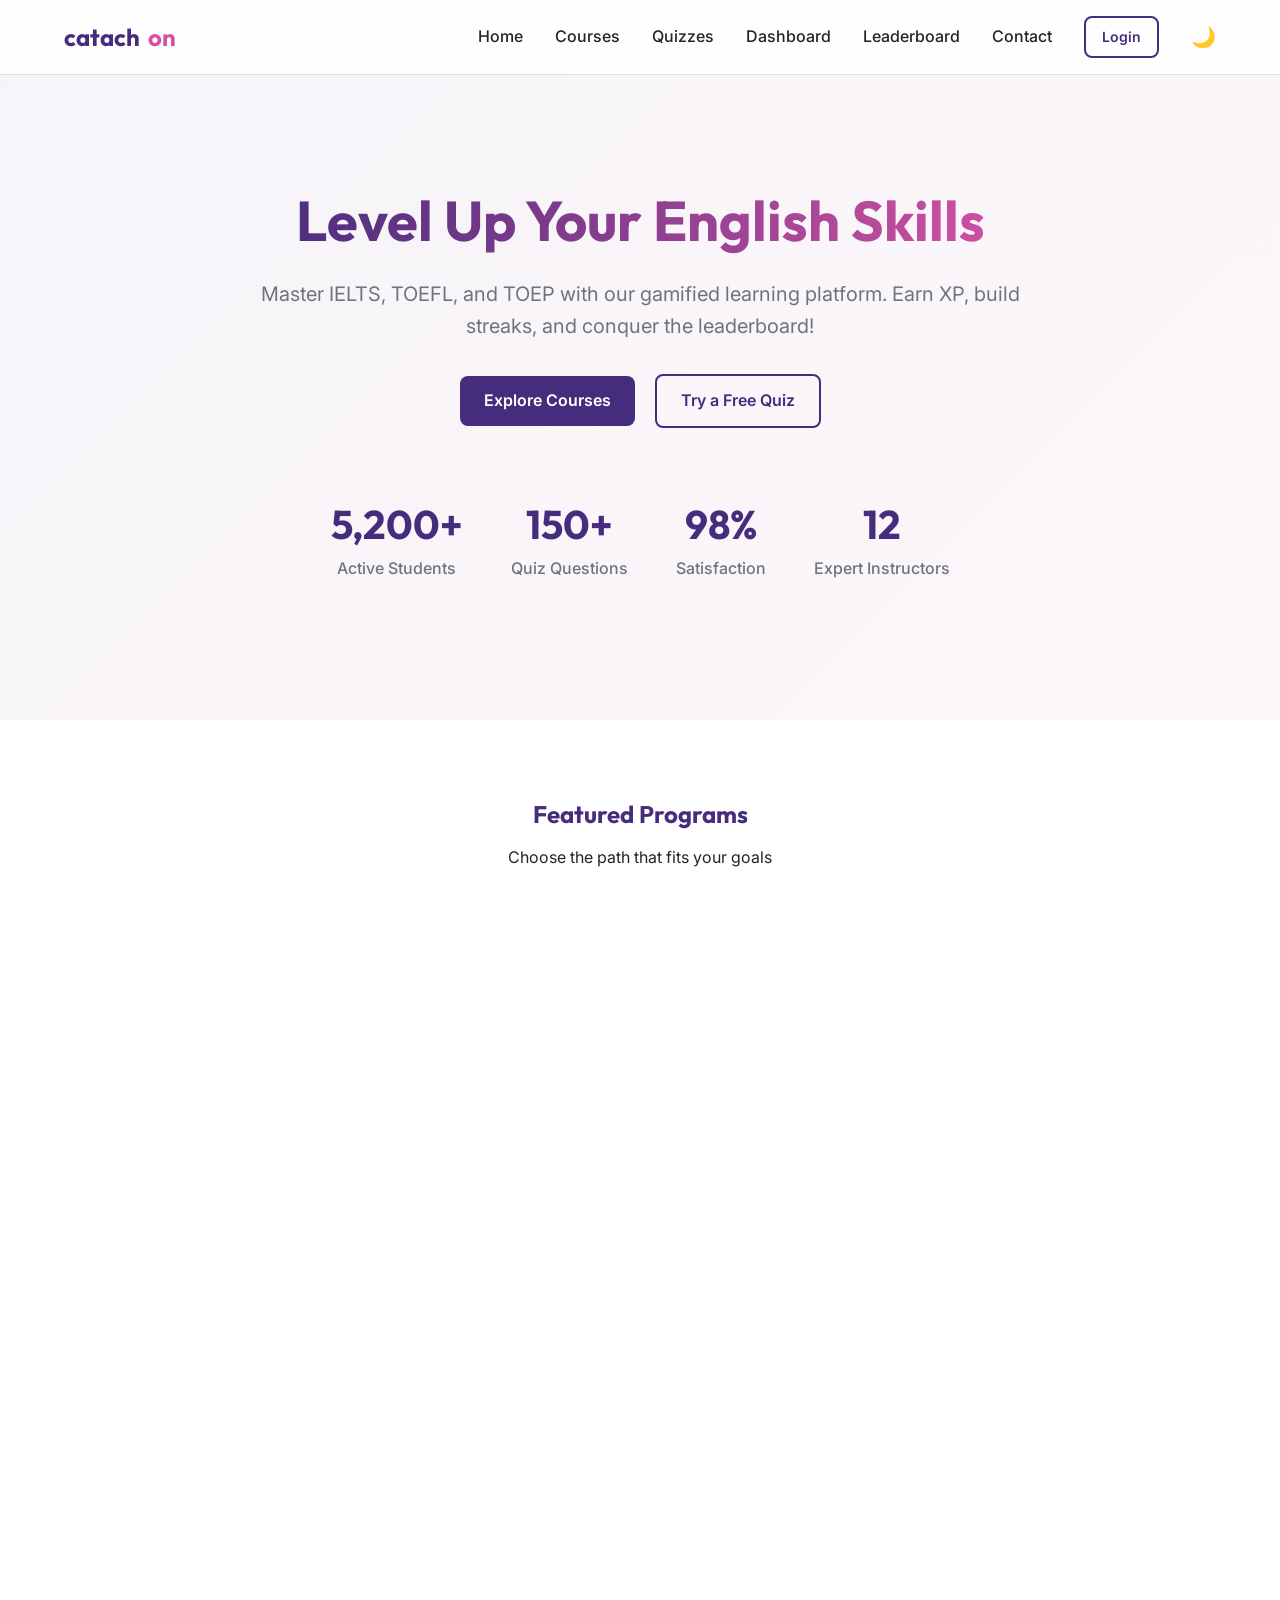
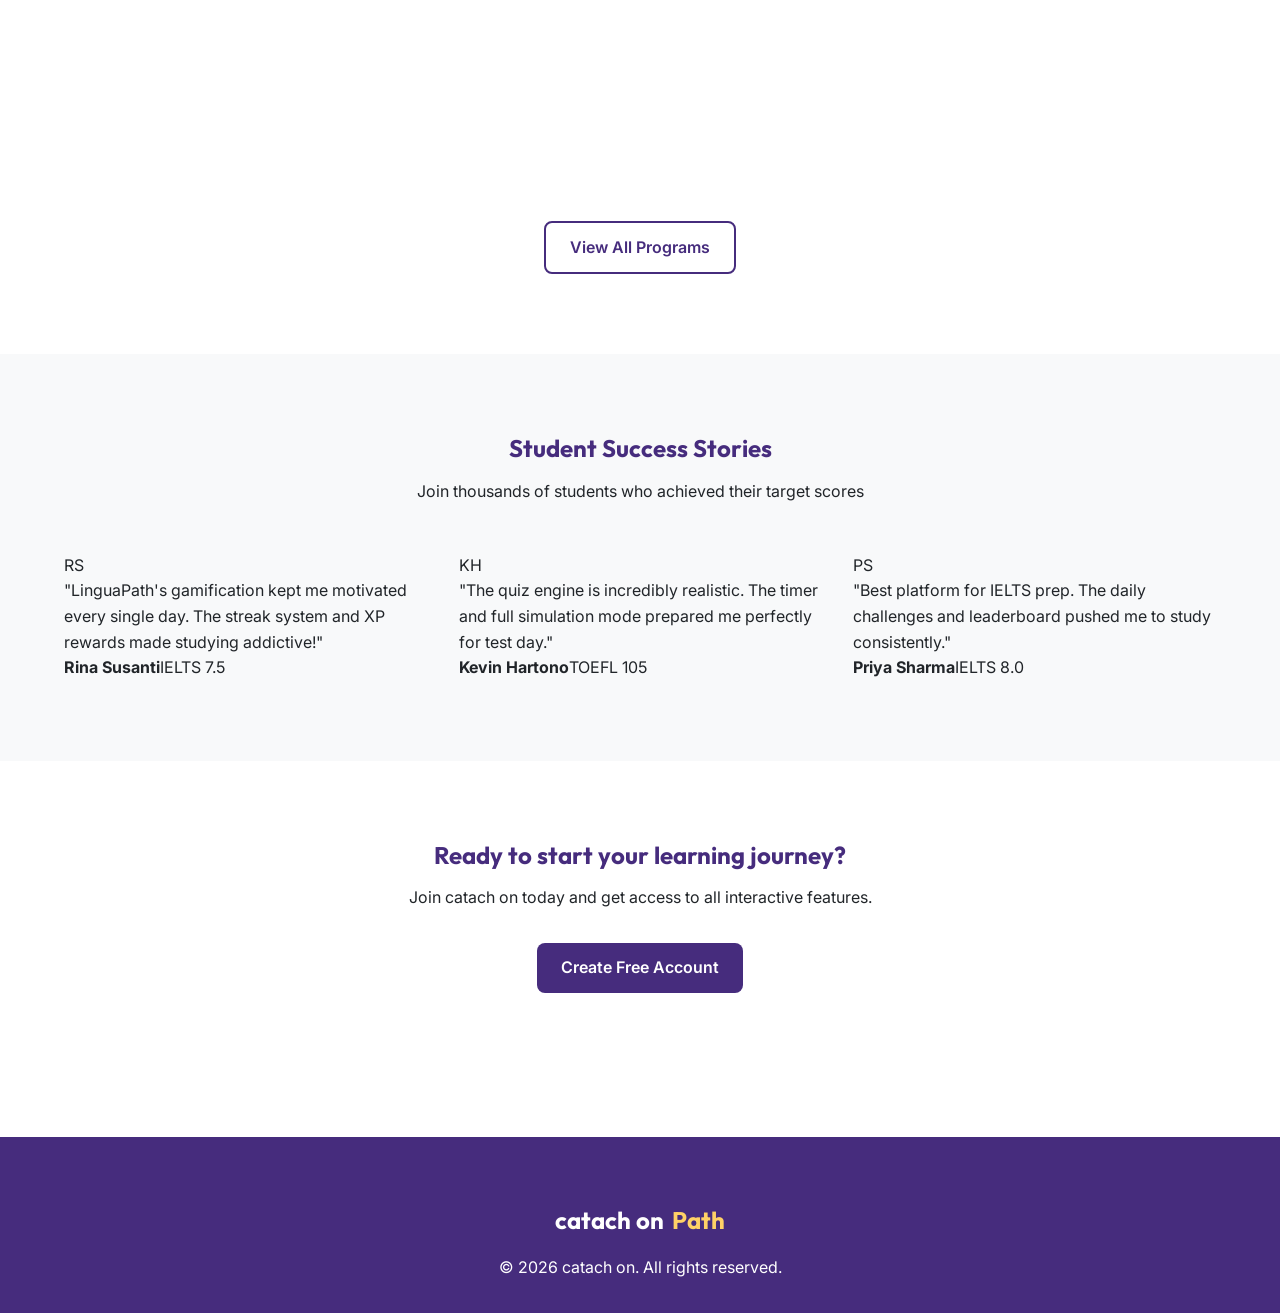
<file: index.html>
<!DOCTYPE html>
<html lang="en" data-theme="light">
<head>
    <meta charset="UTF-8">
    <meta name="viewport" content="width=device-width, initial-scale=1.0">
    <title>catach on - Master English through Gamification</title>
    <link href="https://fonts.googleapis.com/css2?family=Inter:wght@400;500;600&family=Outfit:wght@600;700;800&display=swap" rel="stylesheet">
    <link rel="stylesheet" href="css/style.css">
    <link rel="stylesheet" href="css/animations.css">
</head>
<body>
    <nav class="navbar">
        <div class="container">
            <a href="index.html" class="logo">catach <span>on</span></a>
            <div class="nav-menu" id="nav-menu">
                <a href="index.html" class="nav-link">Home</a>
                <a href="courses.html" class="nav-link">Courses</a>
                <a href="quiz.html" class="nav-link">Quizzes</a>
                <a href="progress.html" class="nav-link">Dashboard</a>
                <a href="leaderboard.html" class="nav-link">Leaderboard</a>
                <a href="contact.html" class="nav-link">Contact</a>
                <a href="login.html" class="btn btn-outline btn-sm">Login</a>
                <button class="theme-toggle" id="theme-toggle">🌙</button>
            </div>
            <button class="btn btn-outline btn-sm hidden" id="menu-toggle">Menu</button>
        </div>
    </nav>

    <header class="hero">
        <div class="container">
            <div class="hero-content">
                <h1 class="hero-title animate-fade-down">Level Up Your English Skills</h1>
                <p class="hero-subtitle animate-fade-up delay-1">Master IELTS, TOEFL, and TOEP with our gamified learning platform. Earn XP, build streaks, and conquer the leaderboard!</p>
                <div class="hero-actions animate-fade-up delay-2">
                    <a href="courses.html" class="btn btn-primary" style="margin-right: 1rem;">Explore Courses</a>
                    <a href="quiz.html" class="btn btn-outline">Try a Free Quiz</a>
                </div>
            </div>
            <div id="hero-stats" class="hero-stats animate-fade-up delay-3"></div>
        </div>
    </header>

    <section class="section">
        <div class="container">
            <div class="text-center" style="margin-bottom: 3rem;">
                <h2 class="reveal">Featured Programs</h2>
                <p class="reveal">Choose the path that fits your goals</p>
            </div>
            <div id="featured-courses" class="grid"></div>
            <div class="text-center" style="margin-top: 3rem;">
                <a href="courses.html" class="btn btn-outline reveal">View All Programs</a>
            </div>
        </div>
    </section>

    <section class="section" style="background: var(--bg-secondary);">
        <div class="container">
            <div class="text-center" style="margin-bottom: 3rem;">
                <h2 class="reveal">Student Success Stories</h2>
                <p class="reveal">Join thousands of students who achieved their target scores</p>
            </div>
            <div class="grid" id="testimonials-track"></div>
        </div>
    </section>

    <section class="section">
        <div class="container text-center">
            <h2 class="reveal">Ready to start your learning journey?</h2>
            <p class="reveal" style="margin-bottom: 2rem;">Join catach on today and get access to all interactive features.</p>
            <a href="login.html" class="btn btn-primary btn-lg reveal">Create Free Account</a>
        </div>
    </section>

    <footer class="footer">
        <div class="container text-center">
            <a href="index.html" class="logo" style="justify-content: center; margin-bottom: 1rem; color: white;">catach on<span style="color: #FFD166;">Path</span></a>
            <p>&copy; 2026 catach on. All rights reserved.</p>
        </div>
    </footer>

    <div id="toast-container"></div>

    <script src="js/data.js"></script>
    <script src="js/gamification.js"></script>
    <script src="js/app.js"></script>
</body>
</html>
</file>
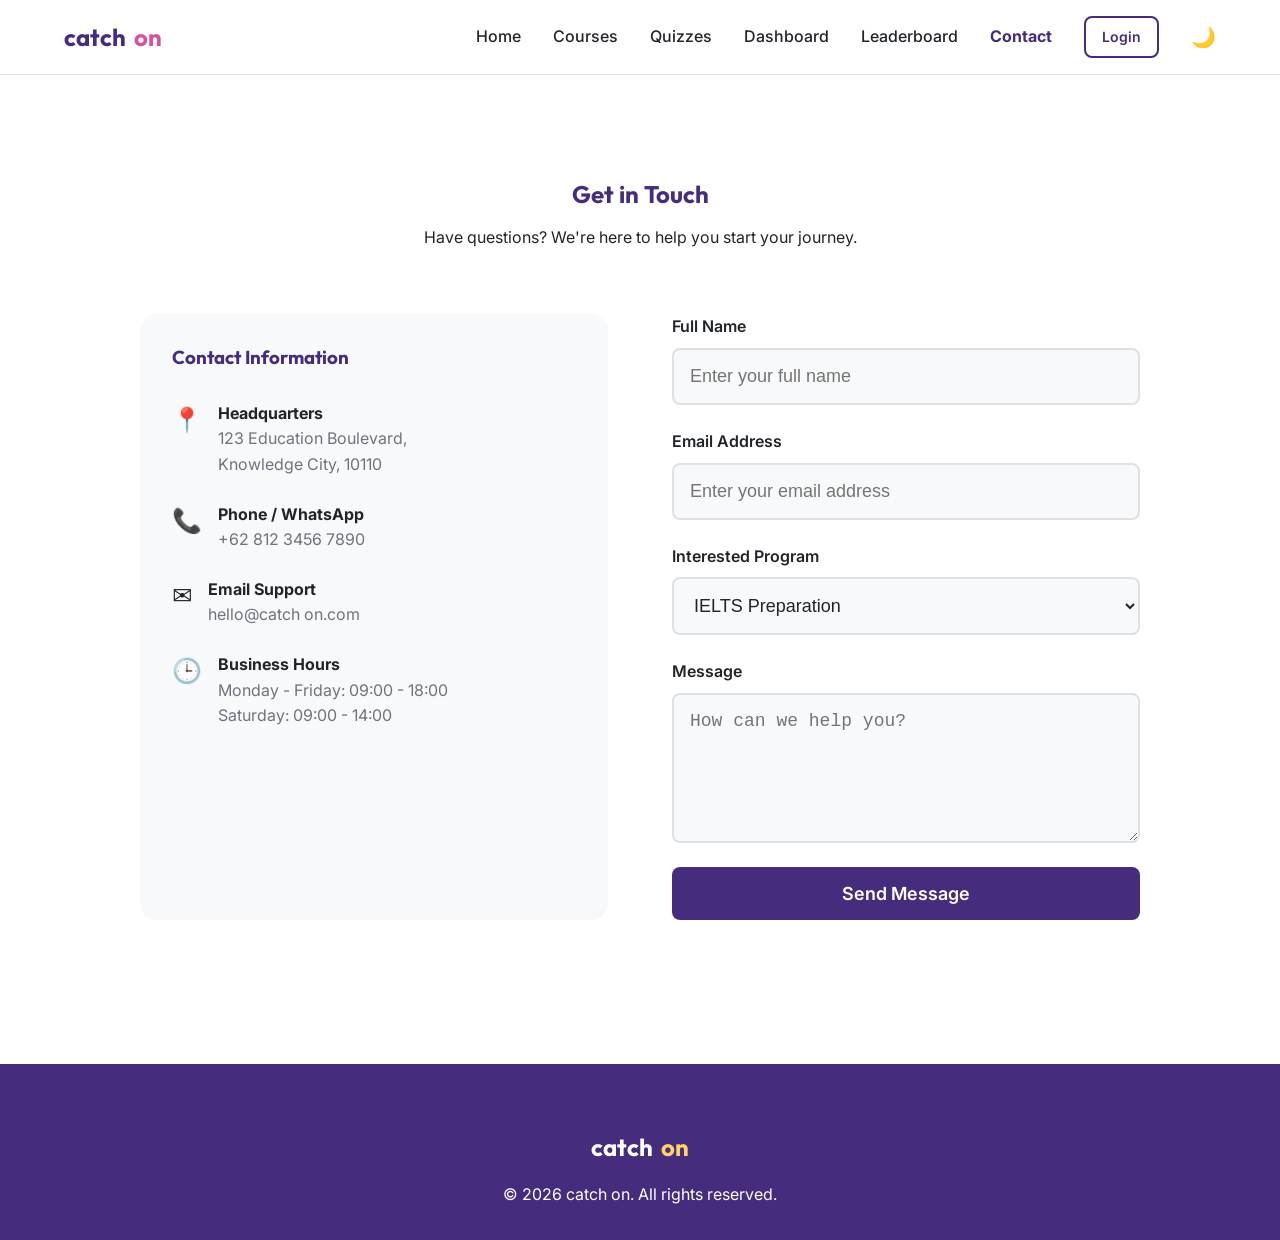
<file: contact.html>
<!DOCTYPE html>
<html lang="en" data-theme="light">
<head>
    <meta charset="UTF-8">
    <meta name="viewport" content="width=device-width, initial-scale=1.0">
    <title>Contact Us - catch on</title>
    <link href="https://fonts.googleapis.com/css2?family=Inter:wght@400;500;600&family=Outfit:wght@600;700;800&display=swap" rel="stylesheet">
    <link rel="stylesheet" href="css/style.css">
    <link rel="stylesheet" href="css/animations.css">
    <style>
        .contact-grid { display: grid; grid-template-columns: 1fr 1fr; gap: 4rem; max-width: 1000px; margin: 0 auto; }
        .contact-info { padding: 2rem; background: var(--bg-secondary); border-radius: var(--radius-lg); }
        .info-item { display: flex; gap: 1rem; margin-bottom: 1.5rem; align-items: flex-start; }
        .info-icon { font-size: 1.5rem; }
        .contact-form { display: flex; flex-direction: column; gap: 1.5rem; }
        .form-group { display: flex; flex-direction: column; gap: 0.5rem; }
        .form-label { font-weight: 600; }
        textarea.fill-input { min-height: 150px; resize: vertical; }
        @media (max-width: 768px) { .contact-grid { grid-template-columns: 1fr; } }
    </style>
</head>
<body>
    <nav class="navbar">
        <div class="container">
            <a href="index.html" class="logo">catch<span>on</span></a>
            <div class="nav-menu" id="nav-menu">
                <a href="index.html" class="nav-link">Home</a>
                <a href="courses.html" class="nav-link">Courses</a>
                <a href="quiz.html" class="nav-link">Quizzes</a>
                <a href="progress.html" class="nav-link">Dashboard</a>
                <a href="leaderboard.html" class="nav-link">Leaderboard</a>
                <a href="contact.html" class="nav-link" style="color: var(--primary); font-weight: 700;">Contact</a>
                <a href="login.html" class="btn btn-outline btn-sm">Login</a>
                <button class="theme-toggle" id="theme-toggle">🌙</button>
            </div>
            <button class="btn btn-outline btn-sm hidden" id="menu-toggle">Menu</button>
        </div>
    </nav>

    <div style="padding-top: 100px;"></div>

    <section class="section">
        <div class="container">
            <div class="text-center" style="margin-bottom: 4rem;">
                <h1 class="reveal">Get in Touch</h1>
                <p class="reveal">Have questions? We're here to help you start your journey.</p>
            </div>
            
            <div class="contact-grid">
                <div class="contact-info reveal animate-slide-left">
                    <h3 style="margin-bottom: 2rem;">Contact Information</h3>
                    <div class="info-item">
                        <div class="info-icon">📍</div>
                        <div>
                            <strong>Headquarters</strong>
                            <p style="color: var(--text-secondary);">123 Education Boulevard,<br>Knowledge City, 10110</p>
                        </div>
                    </div>
                    <div class="info-item">
                        <div class="info-icon">📞</div>
                        <div>
                            <strong>Phone / WhatsApp</strong>
                            <p style="color: var(--text-secondary);">+62 812 3456 7890</p>
                        </div>
                    </div>
                    <div class="info-item">
                        <div class="info-icon">✉️</div>
                        <div>
                            <strong>Email Support</strong>
                            <p style="color: var(--text-secondary);">hello@catch on.com</p>
                        </div>
                    </div>
                    <div class="info-item">
                        <div class="info-icon">🕒</div>
                        <div>
                            <strong>Business Hours</strong>
                            <p style="color: var(--text-secondary);">Monday - Friday: 09:00 - 18:00<br>Saturday: 09:00 - 14:00</p>
                        </div>
                    </div>
                </div>

                <div class="reveal animate-slide-right">
                    <form class="contact-form" onsubmit="event.preventDefault(); Gamification.showToast('Message sent successfully! We will get back to you soon.', 'success'); this.reset();">
                        <div class="form-group">
                            <label class="form-label">Full Name</label>
                            <input type="text" class="fill-input" placeholder="Enter your full name" required>
                        </div>
                        <div class="form-group">
                            <label class="form-label">Email Address</label>
                            <input type="email" class="fill-input" placeholder="Enter your email address" required>
                        </div>
                        <div class="form-group">
                            <label class="form-label">Interested Program</label>
                            <select class="fill-input">
                                <option>IELTS Preparation</option>
                                <option>TOEFL iBT</option>
                                <option>TOEFL ITP</option>
                                <option>TOEP</option>
                                <option>General Inquiry</option>
                            </select>
                        </div>
                        <div class="form-group">
                            <label class="form-label">Message</label>
                            <textarea class="fill-input" placeholder="How can we help you?" required></textarea>
                        </div>
                        <button type="submit" class="btn btn-primary" style="padding: 1rem; font-size: 1.125rem;">Send Message</button>
                    </form>
                </div>
            </div>
        </div>
    </section>

    <footer class="footer">
        <div class="container text-center">
            <a href="index.html" class="logo" style="justify-content: center; margin-bottom: 1rem; color: white;">catch<span style="color: #FFD166;">on</span></a>
            <p>&copy; 2026 catch on. All rights reserved.</p>
        </div>
    </footer>

    <div id="toast-container"></div>

    <script src="js/data.js"></script>
    <script src="js/gamification.js"></script>
    <script src="js/app.js"></script>
</body>
</html>
</file>
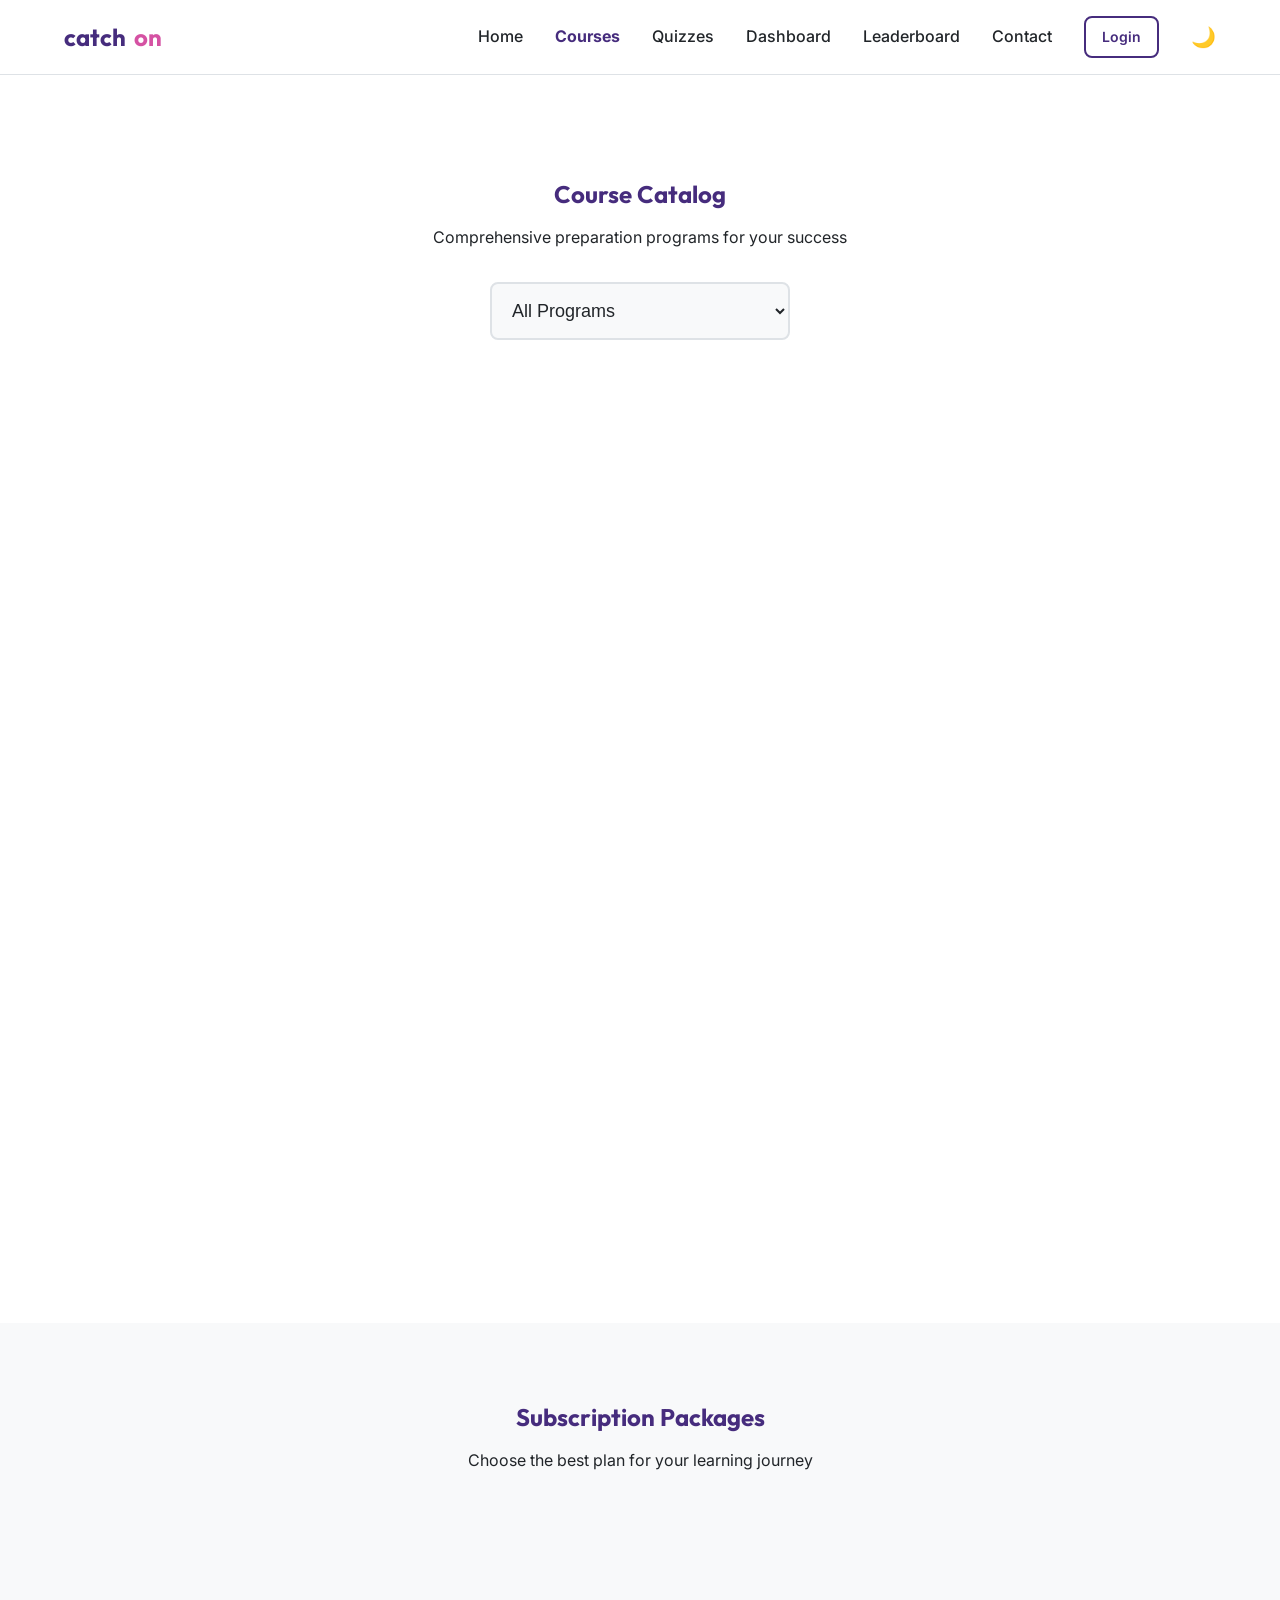
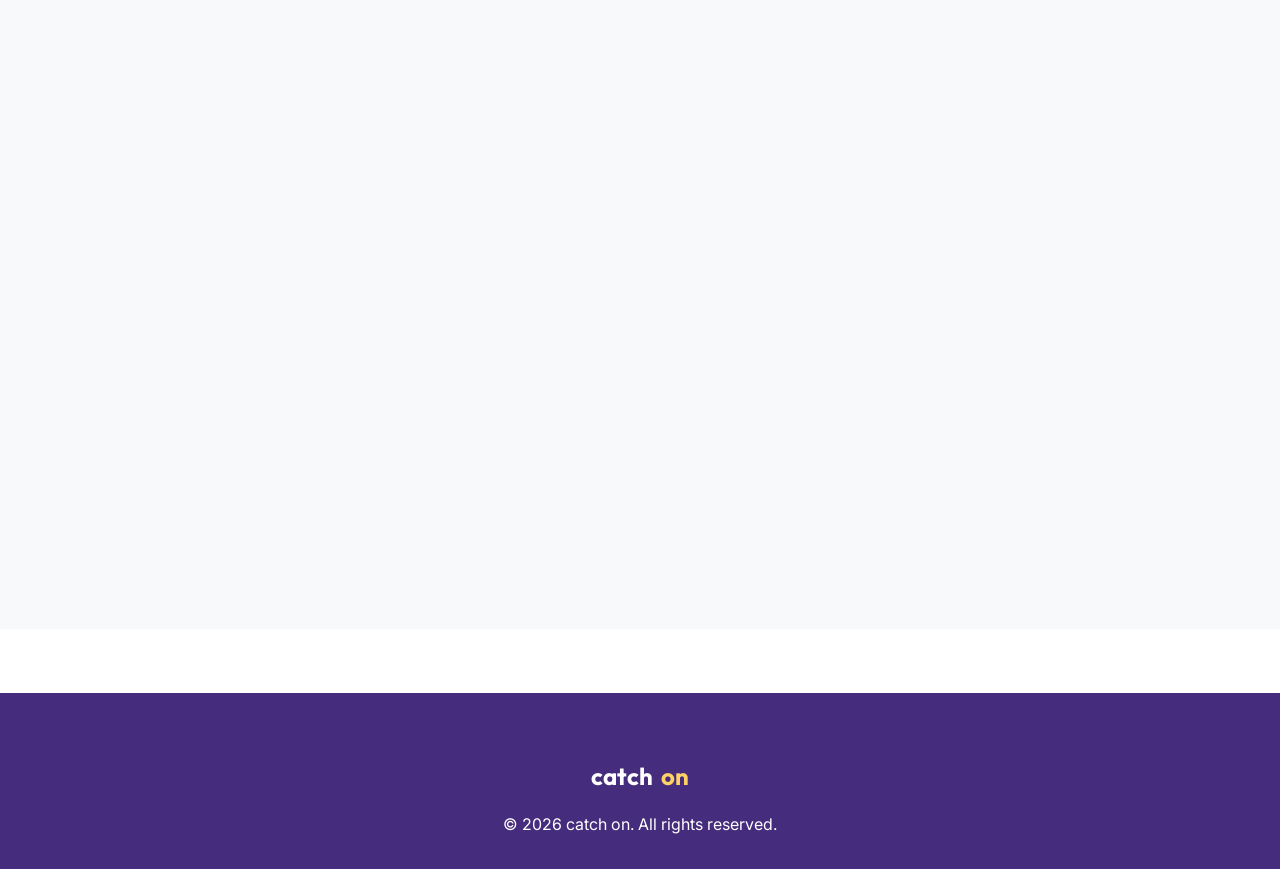
<file: courses.html>
<!DOCTYPE html>
<html lang="en" data-theme="light">
<head>
    <meta charset="UTF-8">
    <meta name="viewport" content="width=device-width, initial-scale=1.0">
    <title>Courses & Packages - catch on</title>
    <link href="https://fonts.googleapis.com/css2?family=Inter:wght@400;500;600&family=Outfit:wght@600;700;800&display=swap" rel="stylesheet">
    <link rel="stylesheet" href="css/style.css">
    <link rel="stylesheet" href="css/animations.css">
</head>
<body>
    <nav class="navbar">
        <div class="container">
            <a href="index.html" class="logo">catch<span>on</span></a>
            <div class="nav-menu" id="nav-menu">
                <a href="index.html" class="nav-link">Home</a>
                <a href="courses.html" class="nav-link" style="color: var(--primary); font-weight: 700;">Courses</a>
                <a href="quiz.html" class="nav-link">Quizzes</a>
                <a href="progress.html" class="nav-link">Dashboard</a>
                <a href="leaderboard.html" class="nav-link">Leaderboard</a>
                <a href="contact.html" class="nav-link">Contact</a>
                <a href="login.html" class="btn btn-outline btn-sm">Login</a>
                <button class="theme-toggle" id="theme-toggle">🌙</button>
            </div>
            <button class="btn btn-outline btn-sm hidden" id="menu-toggle">Menu</button>
        </div>
    </nav>

    <div style="padding-top: 100px;"></div>

    <section class="section">
        <div class="container">
            <div class="text-center" style="margin-bottom: 3rem;">
                <h1 class="reveal">Course Catalog</h1>
                <p class="reveal">Comprehensive preparation programs for your success</p>
                <div class="reveal" style="margin-top: 2rem;">
                    <select id="course-filter" class="fill-input" style="max-width: 300px; display: inline-block;" onchange="App.renderCourses()">
                        <option value="all">All Programs</option>
                        <option value="IELTS">IELTS</option>
                        <option value="TOEFL">TOEFL</option>
                        <option value="TOEP">TOEP</option>
                        <option value="General">General English</option>
                    </select>
                </div>
            </div>
            <div id="courses-grid" class="grid"></div>
        </div>
    </section>

    <section class="section" style="background: var(--bg-secondary);">
        <div class="container">
            <div class="text-center" style="margin-bottom: 4rem;">
                <h2 class="reveal">Subscription Packages</h2>
                <p class="reveal">Choose the best plan for your learning journey</p>
            </div>
            <div id="pricing-grid" class="grid" style="align-items: center;"></div>
        </div>
    </section>

    <footer class="footer">
        <div class="container text-center">
            <a href="index.html" class="logo" style="justify-content: center; margin-bottom: 1rem; color: white;">catch<span style="color: #FFD166;">on</span></a>
            <p>&copy; 2026 catch on. All rights reserved.</p>
        </div>
    </footer>

    <div id="toast-container"></div>

    <script src="js/data.js"></script>
    <script src="js/gamification.js"></script>
    <script src="js/app.js"></script>
</body>
</html>
</file>
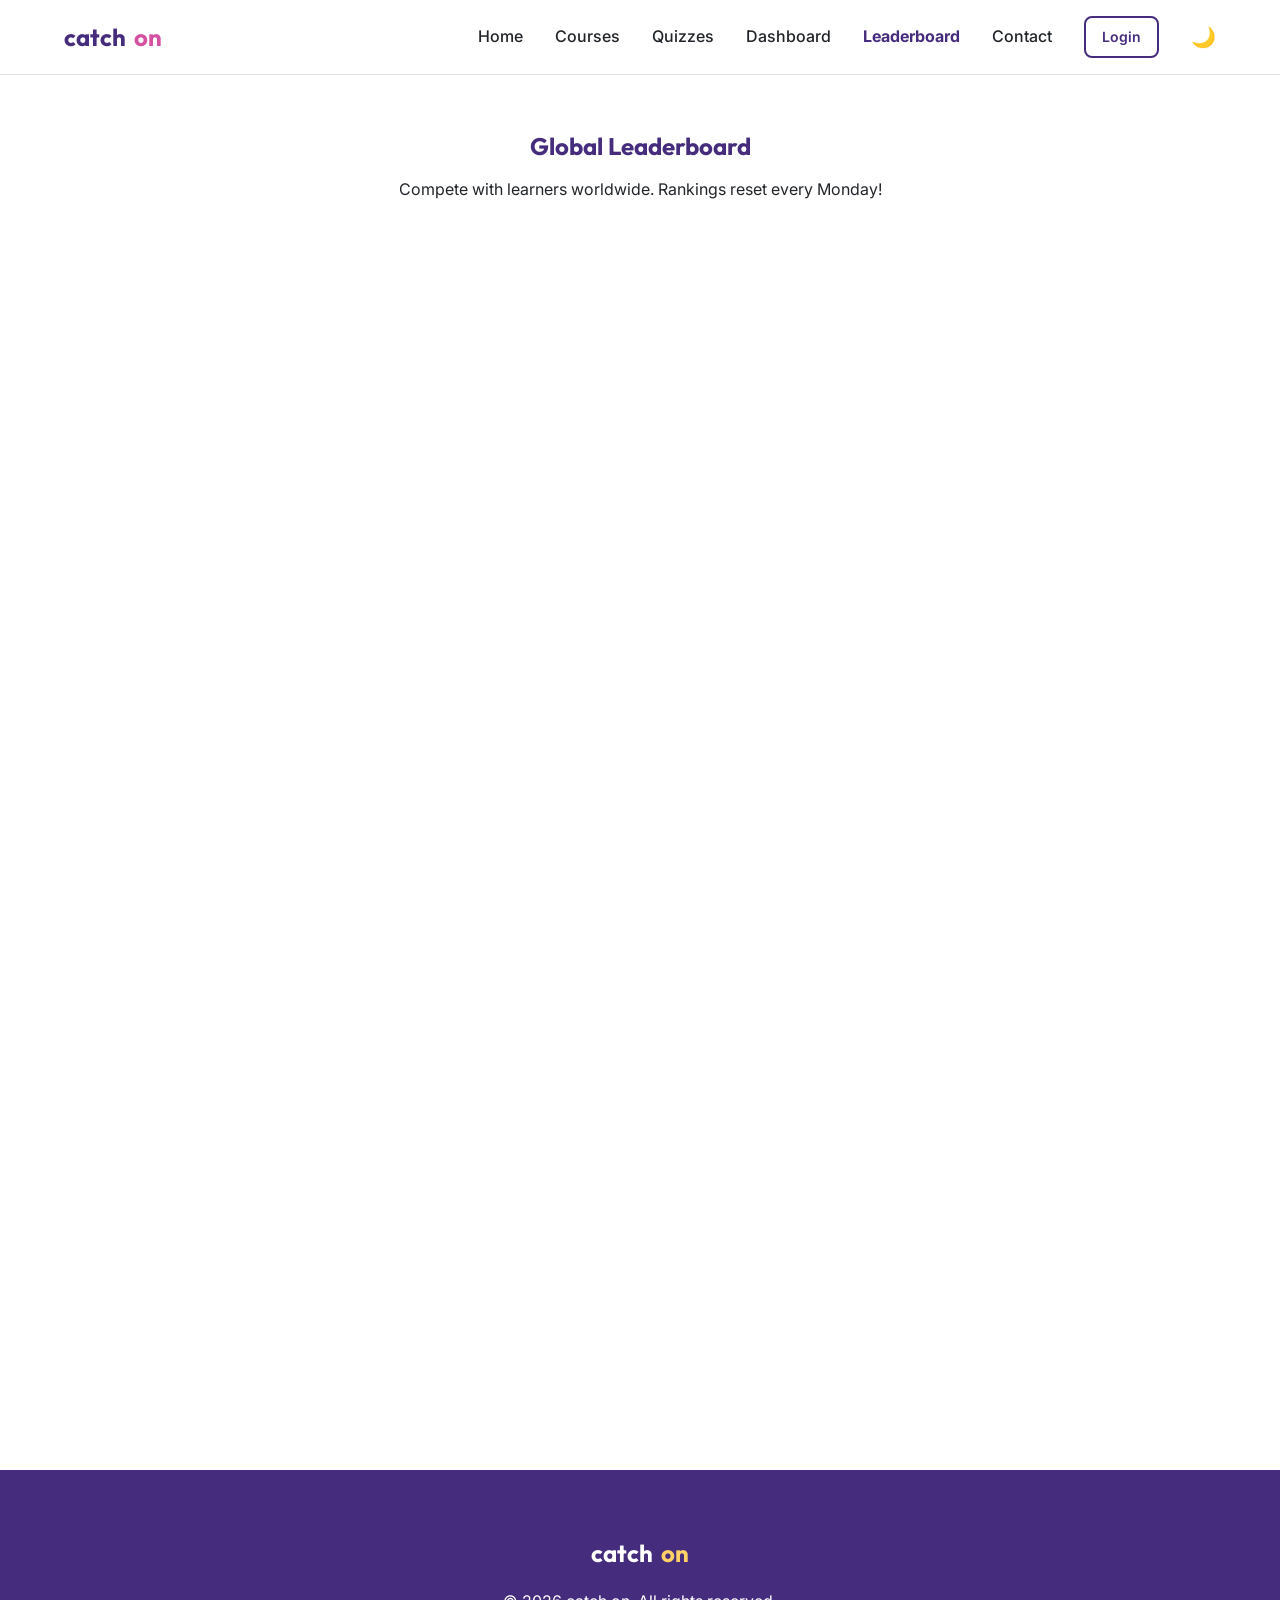
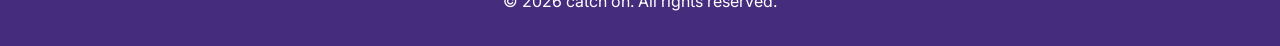
<file: leaderboard.html>
<!DOCTYPE html>
<html lang="en" data-theme="light">
<head>
    <meta charset="UTF-8">
    <meta name="viewport" content="width=device-width, initial-scale=1.0">
    <title>Global Leaderboard - catch on</title>
    <link href="https://fonts.googleapis.com/css2?family=Inter:wght@400;500;600&family=Outfit:wght@600;700;800&display=swap" rel="stylesheet">
    <link rel="stylesheet" href="css/style.css">
    <link rel="stylesheet" href="css/animations.css">
</head>
<body>
    <nav class="navbar">
        <div class="container">
            <a href="index.html" class="logo">catch<span>on</span></a>
            <div class="nav-menu" id="nav-menu">
                <a href="index.html" class="nav-link">Home</a>
                <a href="courses.html" class="nav-link">Courses</a>
                <a href="quiz.html" class="nav-link">Quizzes</a>
                <a href="progress.html" class="nav-link">Dashboard</a>
                <a href="leaderboard.html" class="nav-link" style="color: var(--primary); font-weight: 700;">Leaderboard</a>
                <a href="contact.html" class="nav-link">Contact</a>
                <a href="login.html" class="btn btn-outline btn-sm">Login</a>
                <button class="theme-toggle" id="theme-toggle">🌙</button>
            </div>
            <button class="btn btn-outline btn-sm hidden" id="menu-toggle">Menu</button>
        </div>
    </nav>

    <div style="padding-top: 100px;"></div>

    <section class="section" style="padding-top: 2rem;">
        <div class="container">
            <div class="text-center" style="margin-bottom: 3rem;">
                <h1 class="reveal">Global Leaderboard</h1>
                <p class="reveal">Compete with learners worldwide. Rankings reset every Monday!</p>
            </div>
            
            <div class="lb-container" id="leaderboard-table"></div>
        </div>
    </section>

    <footer class="footer">
        <div class="container text-center">
            <a href="index.html" class="logo" style="justify-content: center; margin-bottom: 1rem; color: white;">catch<span style="color: #FFD166;">on</span></a>
            <p>&copy; 2026 catch on. All rights reserved.</p>
        </div>
    </footer>

    <div id="toast-container"></div>

    <script src="js/data.js"></script>
    <script src="js/gamification.js"></script>
    <script src="js/app.js"></script>
</body>
</html>
</file>
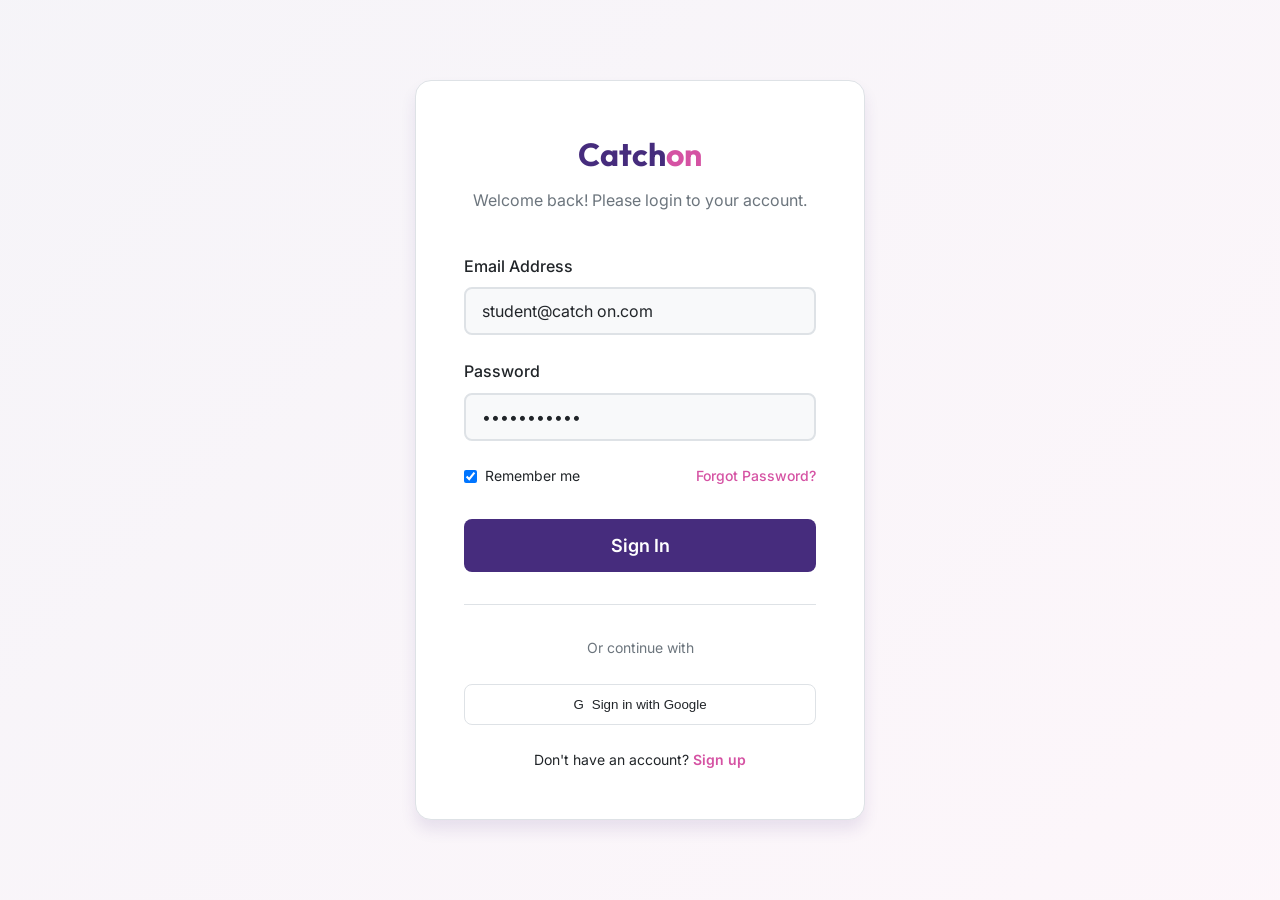
<file: login.html>
<!DOCTYPE html>
<html lang="en" data-theme="light">
<head>
    <meta charset="UTF-8">
    <meta name="viewport" content="width=device-width, initial-scale=1.0">
    <title>Login - catch on</title>
    <link href="https://fonts.googleapis.com/css2?family=Inter:wght@400;500;600&family=Outfit:wght@600;700;800&display=swap" rel="stylesheet">
    <link rel="stylesheet" href="css/style.css">
    <link rel="stylesheet" href="css/animations.css">
    <style>
        .auth-container { min-height: 100vh; display: flex; align-items: center; justify-content: center; background: linear-gradient(135deg, rgba(70, 44, 125, 0.05) 0%, rgba(213, 82, 163, 0.05) 100%); padding: 2rem; }
        .auth-card { background: var(--bg-primary); border-radius: var(--radius-lg); box-shadow: var(--shadow-lg); width: 100%; max-width: 450px; padding: 3rem; border: 1px solid var(--border); }
        .auth-header { text-align: center; margin-bottom: 2.5rem; }
        .auth-logo { font-family: var(--font-heading); font-size: 2rem; font-weight: 700; color: var(--primary); display: inline-block; margin-bottom: 0.5rem; }
        .auth-logo span { color: var(--accent); }
        .form-group { margin-bottom: 1.5rem; }
        .form-label { display: block; margin-bottom: 0.5rem; font-weight: 500; }
        .form-control { width: 100%; padding: 0.75rem 1rem; border: 2px solid var(--border); border-radius: var(--radius-md); font-family: var(--font-body); font-size: 1rem; background: var(--bg-secondary); color: var(--text-primary); transition: border-color 0.3s; }
        .form-control:focus { outline: none; border-color: var(--primary); }
        .auth-actions { display: flex; justify-content: space-between; align-items: center; margin-bottom: 2rem; font-size: 0.875rem; }
        .social-login { margin-top: 2rem; padding-top: 2rem; border-top: 1px solid var(--border); text-align: center; }
        .social-btn { display: flex; align-items: center; justify-content: center; gap: 0.5rem; width: 100%; padding: 0.75rem; border: 1px solid var(--border); border-radius: var(--radius-md); background: var(--bg-primary); color: var(--text-primary); font-weight: 500; cursor: pointer; transition: background 0.3s; margin-bottom: 1rem; }
        .social-btn:hover { background: var(--bg-secondary); }
    </style>
</head>
<body>
    <div class="auth-container">
        <div class="auth-card animate-scale">
            <div class="auth-header">
                <a href="index.html" class="auth-logo">Catch<span>on</span></a>
                <p style="color: var(--text-secondary);">Welcome back! Please login to your account.</p>
            </div>
            
            <form onsubmit="event.preventDefault(); window.location.href='progress.html';">
                <div class="form-group">
                    <label class="form-label">Email Address</label>
                    <input type="email" class="form-control" placeholder="name@example.com" value="student@catch on.com" required>
                </div>
                <div class="form-group">
                    <label class="form-label">Password</label>
                    <input type="password" class="form-control" placeholder="••••••••" value="password123" required>
                </div>
                
                <div class="auth-actions">
                    <label style="display: flex; align-items: center; gap: 0.5rem; cursor: pointer;">
                        <input type="checkbox" checked> Remember me
                    </label>
                    <a href="#" style="font-weight: 500;">Forgot Password?</a>
                </div>
                
                <button type="submit" class="btn btn-primary" style="width: 100%; padding: 1rem; font-size: 1.125rem;">Sign In</button>
            </form>
            
            <div class="social-login">
                <p style="color: var(--text-secondary); margin-bottom: 1.5rem; font-size: 0.875rem;">Or continue with</p>
                <button class="social-btn">
                    <span>G</span> Sign in with Google
                </button>
                <p style="margin-top: 1.5rem; font-size: 0.875rem;">
                    Don't have an account? <a href="#" style="font-weight: 600;">Sign up</a>
                </p>
            </div>
        </div>
    </div>
</body>
</html>
</file>
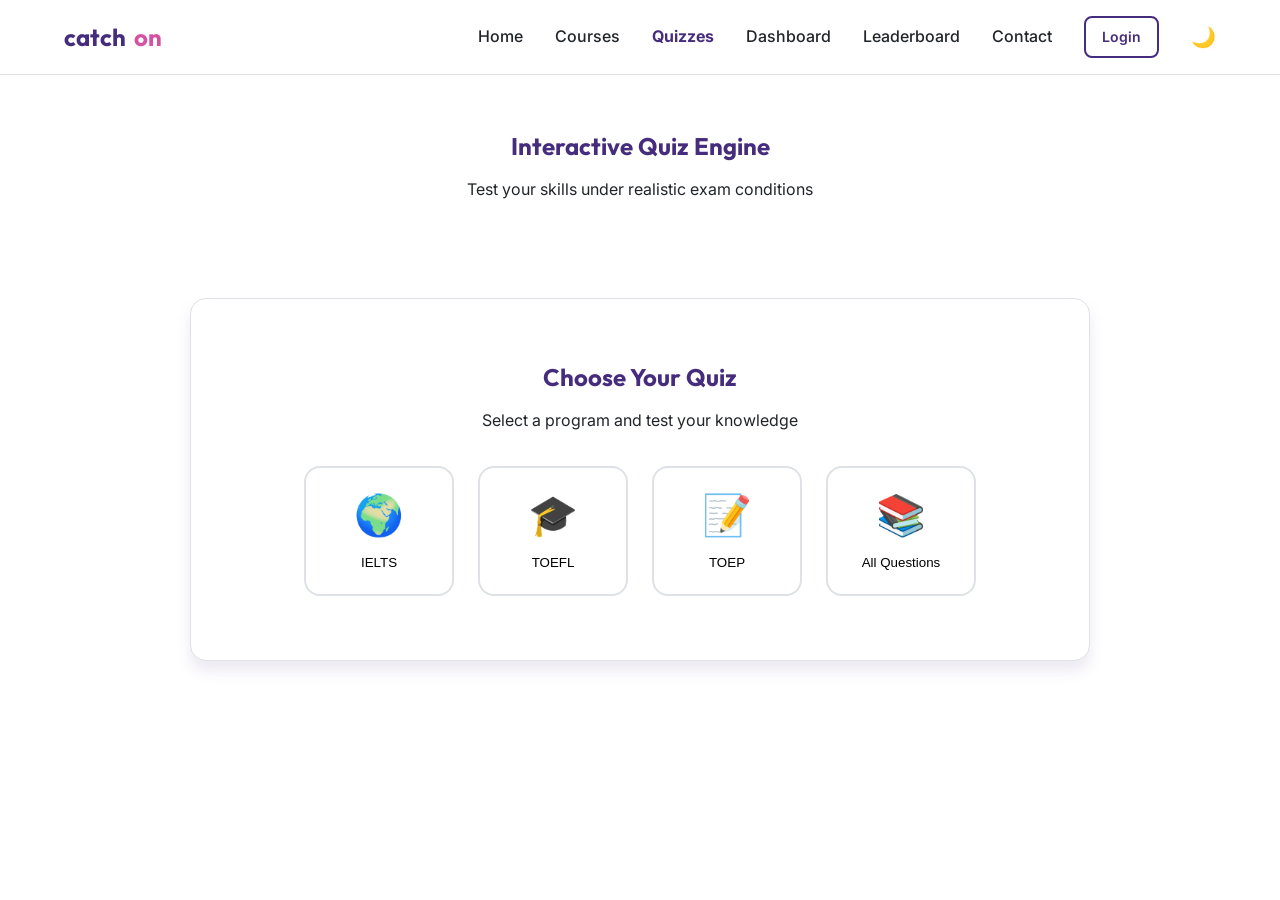
<file: progress.html>
<!DOCTYPE html>
<html lang="en" data-theme="light">
<head>
    <meta charset="UTF-8">
    <meta name="viewport" content="width=device-width, initial-scale=1.0">
    <title>Quiz Engine - catch on</title>
    <link href="https://fonts.googleapis.com/css2?family=Inter:wght@400;500;600&family=Outfit:wght@600;700;800&display=swap" rel="stylesheet">
    <link rel="stylesheet" href="css/style.css">
    <link rel="stylesheet" href="css/animations.css">
</head>
<body>
    <nav class="navbar">
        <div class="container">
            <a href="index.html" class="logo">catch<span>on</span></a>
            <div class="nav-menu" id="nav-menu">
                <a href="index.html" class="nav-link">Home</a>
                <a href="courses.html" class="nav-link">Courses</a>
                <a href="quiz.html" class="nav-link" style="color: var(--primary); font-weight: 700;">Quizzes</a>
                <a href="progress.html" class="nav-link">Dashboard</a>
                <a href="leaderboard.html" class="nav-link">Leaderboard</a>
                <a href="contact.html" class="nav-link">Contact</a>
                <a href="login.html" class="btn btn-outline btn-sm">Login</a>
                <button class="theme-toggle" id="theme-toggle">🌙</button>
            </div>
            <button class="btn btn-outline btn-sm hidden" id="menu-toggle">Menu</button>
        </div>
    </nav>

    <div style="padding-top: 100px;"></div>

    <section class="section" style="padding-top: 2rem;">
        <div class="container">
            <div class="text-center" style="margin-bottom: 2rem;">
                <h1 class="reveal">Interactive Quiz Engine</h1>
                <p class="reveal">Test your skills under realistic exam conditions</p>
            </div>
            
            <div id="quiz-container" class="quiz-container reveal">
                <!-- Quiz Engine Content will be injected here by app.js / quiz-engine.js -->
            </div>
        </div>
    </section>

    <div id="toast-container"></div>

    <script src="js/data.js"></script>
    <script src="js/gamification.js"></script>
    <script src="js/quiz-engine.js"></script>
    <script src="js/app.js"></script>
</body>
</html>
</file>
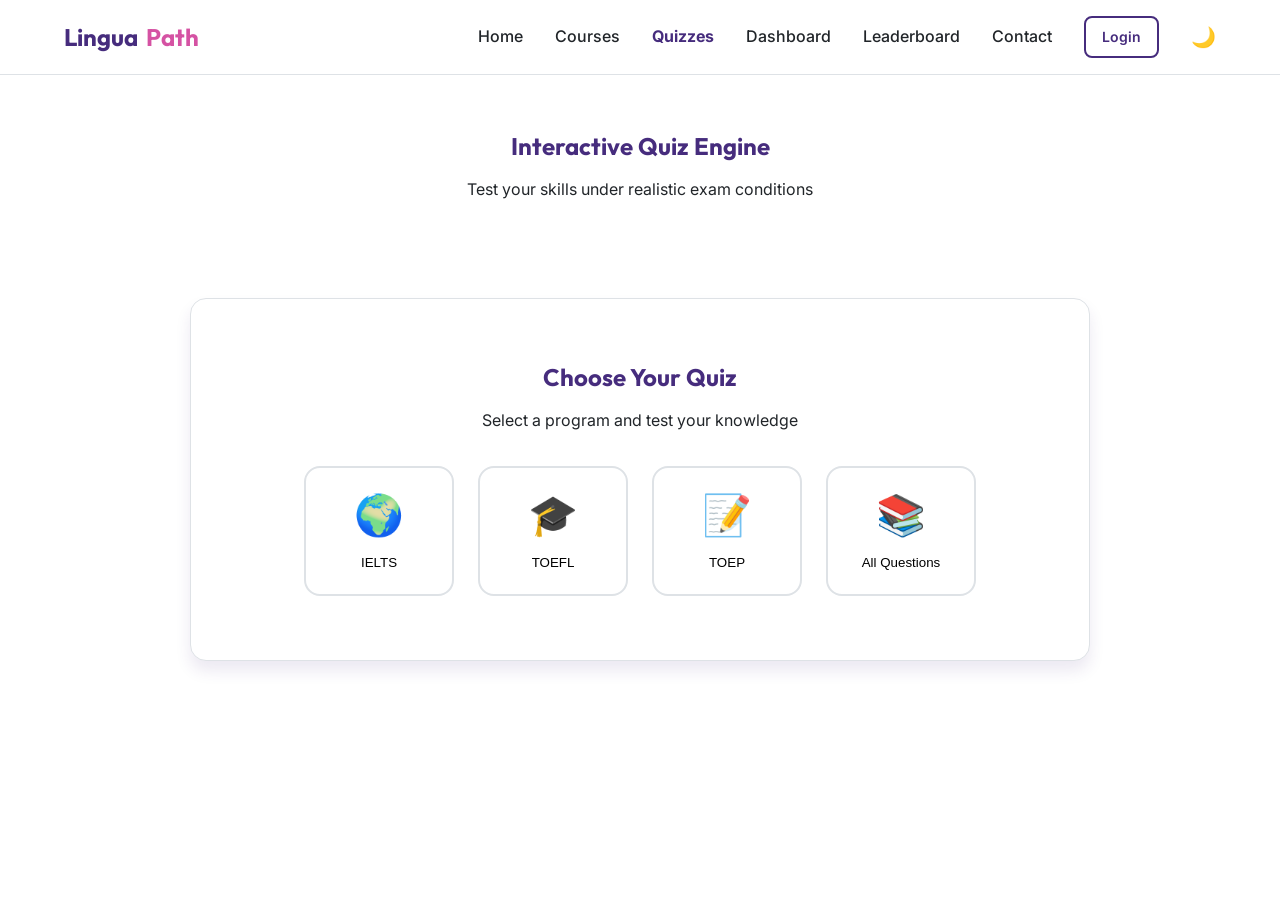
<file: quiz.html>
<!DOCTYPE html>
<html lang="en" data-theme="light">
<head>
    <meta charset="UTF-8">
    <meta name="viewport" content="width=device-width, initial-scale=1.0">
    <title>Quiz Engine - LinguaPath</title>
    <link href="https://fonts.googleapis.com/css2?family=Inter:wght@400;500;600&family=Outfit:wght@600;700;800&display=swap" rel="stylesheet">
    <link rel="stylesheet" href="css/style.css">
    <link rel="stylesheet" href="css/animations.css">
</head>
<body>
    <nav class="navbar">
        <div class="container">
            <a href="index.html" class="logo">Lingua<span>Path</span></a>
            <div class="nav-menu" id="nav-menu">
                <a href="index.html" class="nav-link">Home</a>
                <a href="courses.html" class="nav-link">Courses</a>
                <a href="quiz.html" class="nav-link" style="color: var(--primary); font-weight: 700;">Quizzes</a>
                <a href="progress.html" class="nav-link">Dashboard</a>
                <a href="leaderboard.html" class="nav-link">Leaderboard</a>
                <a href="contact.html" class="nav-link">Contact</a>
                <a href="login.html" class="btn btn-outline btn-sm">Login</a>
                <button class="theme-toggle" id="theme-toggle">🌙</button>
            </div>
            <button class="btn btn-outline btn-sm hidden" id="menu-toggle">Menu</button>
        </div>
    </nav>

    <div style="padding-top: 100px;"></div>

    <section class="section" style="padding-top: 2rem;">
        <div class="container">
            <div class="text-center" style="margin-bottom: 2rem;">
                <h1 class="reveal">Interactive Quiz Engine</h1>
                <p class="reveal">Test your skills under realistic exam conditions</p>
            </div>
            
            <div id="quiz-container" class="quiz-container reveal">
                <!-- Quiz Engine Content will be injected here by app.js / quiz-engine.js -->
            </div>
        </div>
    </section>

    <div id="toast-container"></div>

    <script src="js/data.js"></script>
    <script src="js/gamification.js"></script>
    <script src="js/quiz-engine.js"></script>
    <script src="js/app.js"></script>
</body>
</html>
</file>
<file: css/style.css>
:root {
  /* Core Colors */
  --primary: #462C7D;
  --secondary: #831C91;
  --accent: #D552A3;
  --bg-primary: #FFFFFF;
  --bg-secondary: #F8F9FA;
  --bg-tertiary: #E9ECEF;
  --text-primary: #212529;
  --text-secondary: #6C757D;
  --border: #DEE2E6;
  
  /* Gamification Colors */
  --xp-color: #FFD166;
  --streak-color: #EF476F;
  --level-color: #118AB2;
  --success: #06D6A0;
  --danger: #EF476F;
  
  /* Typography */
  --font-body: 'Inter', system-ui, -apple-system, sans-serif;
  --font-heading: 'Outfit', system-ui, -apple-system, sans-serif;
  
  /* Utilities */
  --radius-sm: 4px;
  --radius-md: 8px;
  --radius-lg: 16px;
  --radius-xl: 24px;
  --shadow-sm: 0 2px 4px rgba(0,0,0,0.05);
  --shadow-md: 0 4px 6px rgba(0,0,0,0.1);
  --shadow-lg: 0 10px 15px rgba(70, 44, 125, 0.1);
}

[data-theme="dark"] {
  --primary: #5C3D9F;
  --secondary: #A62EAC;
  --accent: #E86FB8;
  --bg-primary: #121212;
  --bg-secondary: #1E1E1E;
  --bg-tertiary: #2D2D2D;
  --text-primary: #F8F9FA;
  --text-secondary: #ADB5BD;
  --border: #343A40;
  --shadow-lg: 0 10px 15px rgba(0,0,0,0.3);
}

* { margin: 0; padding: 0; box-sizing: border-box; }
body { font-family: var(--font-body); color: var(--text-primary); background: var(--bg-primary); line-height: 1.6; transition: background-color 0.3s, color 0.3s; }
h1, h2, h3, h4, h5, h6 { font-family: var(--font-heading); font-weight: 700; line-height: 1.2; margin-bottom: 1rem; color: var(--primary); }
[data-theme="dark"] h1, [data-theme="dark"] h2, [data-theme="dark"] h3 { color: #fff; }
a { color: var(--accent); text-decoration: none; transition: color 0.3s; }
a:hover { color: var(--primary); }

/* Layout */
.container { width: 100%; max-width: 1200px; margin: 0 auto; padding: 0 1.5rem; }
.section { padding: 5rem 0; }
.text-center { text-align: center; }
.hidden { display: none !important; }

/* Buttons */
.btn { display: inline-flex; align-items: center; justify-content: center; padding: 0.75rem 1.5rem; border-radius: var(--radius-md); font-weight: 600; cursor: pointer; transition: all 0.3s; border: none; font-family: var(--font-body); }
.btn-sm { padding: 0.5rem 1rem; font-size: 0.875rem; }
.btn-primary { background: var(--primary); color: white; }
.btn-primary:hover { background: var(--secondary); transform: translateY(-2px); box-shadow: var(--shadow-md); }
.btn-outline { background: transparent; border: 2px solid var(--primary); color: var(--primary); }
.btn-outline:hover { background: var(--primary); color: white; }
.btn-danger { background: var(--danger); color: white; }

/* Navbar */
.navbar { position: fixed; top: 0; left: 0; width: 100%; padding: 1rem 0; background: rgba(255, 255, 255, 0.9); backdrop-filter: blur(10px); z-index: 1000; border-bottom: 1px solid var(--border); transition: all 0.3s; }
[data-theme="dark"] .navbar { background: rgba(18, 18, 18, 0.9); }
.navbar .container { display: flex; justify-content: space-between; align-items: center; }
.logo { font-family: var(--font-heading); font-size: 1.5rem; font-weight: 700; color: var(--primary); display: flex; align-items: center; gap: 0.5rem; }
.logo span { color: var(--accent); }
.nav-menu { display: flex; gap: 2rem; align-items: center; }
.nav-link { color: var(--text-primary); font-weight: 500; }
.nav-link:hover { color: var(--accent); }
.theme-toggle { background: transparent; border: none; font-size: 1.25rem; cursor: pointer; }

/* Hero */
.hero { padding: 8rem 0 5rem; background: linear-gradient(135deg, rgba(70, 44, 125, 0.05) 0%, rgba(213, 82, 163, 0.05) 100%); min-height: 80vh; display: flex; align-items: center; }
.hero-content { max-width: 800px; margin: 0 auto; text-align: center; }
.hero-title { font-size: 3.5rem; margin-bottom: 1.5rem; background: linear-gradient(to right, var(--primary), var(--accent)); -webkit-background-clip: text; color: transparent; }
.hero-subtitle { font-size: 1.25rem; color: var(--text-secondary); margin-bottom: 2rem; }
.hero-stats { display: flex; justify-content: center; gap: 3rem; margin-top: 4rem; flex-wrap: wrap; }
.hero-stat { display: flex; flex-direction: column; align-items: center; }
.hero-stat-num { font-size: 2.5rem; font-weight: 700; color: var(--primary); font-family: var(--font-heading); }
.hero-stat-label { color: var(--text-secondary); font-weight: 500; }

/* Cards Grid */
.grid { display: grid; grid-template-columns: repeat(auto-fit, minmax(280px, 1fr)); gap: 2rem; }

/* Course Card */
.course-card { background: var(--bg-primary); border-radius: var(--radius-lg); overflow: hidden; border: 1px solid var(--border); box-shadow: var(--shadow-sm); }
.course-img { height: 180px; background-size: cover; background-position: center; position: relative; }
.course-badge { position: absolute; top: 1rem; right: 1rem; background: rgba(0,0,0,0.7); color: white; padding: 0.25rem 0.75rem; border-radius: var(--radius-xl); font-size: 0.875rem; font-weight: 600; backdrop-filter: blur(4px); }
.course-body { padding: 1.5rem; }
.course-title { font-size: 1.25rem; margin-bottom: 0.5rem; }
.course-desc { color: var(--text-secondary); font-size: 0.875rem; margin-bottom: 1rem; display: -webkit-box; -webkit-line-clamp: 2; -webkit-box-orient: vertical; overflow: hidden; }
.course-meta { display: flex; justify-content: space-between; font-size: 0.875rem; color: var(--text-secondary); margin-bottom: 1rem; padding-bottom: 1rem; border-bottom: 1px solid var(--border); }
.course-footer { display: flex; justify-content: space-between; align-items: center; }
.course-price { font-weight: 700; color: var(--primary); font-size: 1.125rem; }

/* Quiz Engine */
.quiz-container { max-width: 900px; margin: 6rem auto 2rem; background: var(--bg-primary); border-radius: var(--radius-lg); box-shadow: var(--shadow-lg); overflow: hidden; border: 1px solid var(--border); }
.quiz-start-screen { padding: 4rem 2rem; text-align: center; }
.quiz-categories { display: flex; justify-content: center; gap: 1.5rem; margin-top: 2rem; flex-wrap: wrap; }
.quiz-cat-btn { padding: 1.5rem; border: 2px solid var(--border); border-radius: var(--radius-lg); background: transparent; cursor: pointer; transition: all 0.3s; width: 150px; display: flex; flex-direction: column; align-items: center; gap: 1rem; }
.quiz-cat-btn:hover { border-color: var(--primary); background: rgba(70, 44, 125, 0.05); transform: translateY(-5px); }
.cat-icon { font-size: 2.5rem; }
.quiz-toolbar { display: flex; justify-content: space-between; padding: 1rem 2rem; background: var(--bg-secondary); border-bottom: 1px solid var(--border); align-items: center; }
.quiz-timer { font-family: monospace; font-size: 1.5rem; font-weight: 700; color: var(--primary); }
.timer-danger { color: var(--danger); animation: pulse 1s infinite; }
.quiz-layout { display: flex; min-height: 400px; }
.quiz-question-panel { flex: 1; padding: 2rem; border-right: 1px solid var(--border); }
.quiz-nav-panel { width: 250px; padding: 2rem; background: var(--bg-secondary); display: flex; flex-wrap: wrap; gap: 0.5rem; align-content: flex-start; }
.question-header { display: flex; justify-content: space-between; margin-bottom: 1.5rem; align-items: center; }
.question-num { font-weight: 600; color: var(--text-secondary); }
.badge-mc { background: #e0f2fe; color: #0284c7; padding: 0.25rem 0.5rem; border-radius: var(--radius-sm); font-size: 0.75rem; font-weight: 600; }
.badge-tf { background: #fef08a; color: #a16207; padding: 0.25rem 0.5rem; border-radius: var(--radius-sm); font-size: 0.75rem; font-weight: 600; }
.badge-fill { background: #fce7f3; color: #be185d; padding: 0.25rem 0.5rem; border-radius: var(--radius-sm); font-size: 0.75rem; font-weight: 600; }
.question-text { font-size: 1.25rem; font-weight: 500; margin-bottom: 2rem; }
.options-grid { display: grid; gap: 1rem; }
.quiz-option { padding: 1rem 1.5rem; text-align: left; background: var(--bg-secondary); border: 2px solid var(--border); border-radius: var(--radius-md); font-size: 1rem; cursor: pointer; transition: all 0.2s; color: var(--text-primary); font-family: var(--font-body); }
.quiz-option:hover { border-color: var(--primary); }
.quiz-option.selected { background: rgba(70, 44, 125, 0.1); border-color: var(--primary); }
.fill-input { width: 100%; padding: 1rem; border: 2px solid var(--border); border-radius: var(--radius-md); font-size: 1.125rem; background: var(--bg-secondary); color: var(--text-primary); }
.fill-input:focus { outline: none; border-color: var(--primary); }
.nav-btn { width: 40px; height: 40px; border-radius: var(--radius-sm); border: 1px solid var(--border); background: var(--bg-primary); cursor: pointer; font-weight: 600; color: var(--text-primary); transition: all 0.2s; }
.nav-btn.answered { background: var(--accent); color: white; border-color: var(--accent); }
.nav-btn.active { border-color: var(--primary); border-width: 2px; transform: scale(1.1); }
.quiz-controls { padding: 1.5rem 2rem; border-top: 1px solid var(--border); display: flex; justify-content: space-between; }
.quiz-results { padding: 4rem 2rem; text-align: center; }
.result-emoji { font-size: 4rem; margin-bottom: 1rem; }
.result-score { font-size: 4rem; font-weight: 800; color: var(--primary); margin: 1rem 0 2rem; }
.result-details { display: flex; justify-content: center; gap: 2rem; margin-bottom: 3rem; }
.result-item { display: flex; flex-direction: column; }
.result-item span { color: var(--text-secondary); font-size: 0.875rem; text-transform: uppercase; letter-spacing: 1px; }
.result-item strong { font-size: 1.5rem; color: var(--text-primary); }

/* Progress Dashboard */
.progress-grid { display: grid; grid-template-columns: 1fr; gap: 2rem; max-width: 1000px; margin: 6rem auto 2rem; }
.pg-stats { display: grid; grid-template-columns: repeat(auto-fit, minmax(200px, 1fr)); gap: 1.5rem; }
.stat-card { background: var(--bg-primary); padding: 1.5rem; border-radius: var(--radius-lg); border: 1px solid var(--border); text-align: center; box-shadow: var(--shadow-sm); }
.stat-icon { font-size: 2.5rem; margin-bottom: 0.5rem; }
.stat-value { font-size: 2rem; font-weight: 700; color: var(--primary); font-family: var(--font-heading); }
.stat-label { color: var(--text-secondary); font-size: 0.875rem; text-transform: uppercase; letter-spacing: 1px; }
.xp-bar { height: 8px; background: var(--bg-tertiary); border-radius: 4px; margin-top: 1rem; overflow: hidden; }
.xp-fill { height: 100%; background: linear-gradient(90deg, var(--accent), var(--primary)); }
.pg-section { background: var(--bg-primary); padding: 2rem; border-radius: var(--radius-lg); border: 1px solid var(--border); box-shadow: var(--shadow-sm); }
.skills-chart { display: grid; gap: 1rem; }
.skill-row { display: flex; align-items: center; gap: 1rem; }
.skill-name { width: 100px; font-weight: 500; }
.skill-bar { flex: 1; height: 24px; background: var(--bg-tertiary); border-radius: var(--radius-sm); overflow: hidden; }
.skill-fill { height: 100%; background: var(--level-color); display: flex; align-items: center; padding-left: 0.5rem; color: white; font-size: 0.75rem; font-weight: bold; }
.weekly-chart { display: flex; align-items: flex-end; justify-content: space-between; height: 200px; padding-top: 2rem; }
.chart-col { display: flex; flex-direction: column; align-items: center; gap: 0.5rem; width: 40px; height: 100%; justify-content: flex-end; }
.chart-bar { width: 100%; background: var(--primary); border-radius: var(--radius-sm) var(--radius-sm) 0 0; position: relative; transition: height 1s ease-out; }
.chart-bar span { position: absolute; top: -25px; left: 50%; transform: translateX(-50%); font-size: 0.75rem; color: var(--text-secondary); font-weight: 600; }
.badge-grid { display: grid; grid-template-columns: repeat(auto-fill, minmax(120px, 1fr)); gap: 1.5rem; text-align: center; }
.badge-item { padding: 1.5rem 1rem; border-radius: var(--radius-lg); border: 2px solid var(--border); }
.badge-item.earned { background: rgba(255, 209, 102, 0.1); border-color: var(--xp-color); }
.badge-item.locked { opacity: 0.5; filter: grayscale(100%); }
.badge-icon { font-size: 3rem; display: block; margin-bottom: 0.5rem; }
.badge-name { font-size: 0.875rem; font-weight: 600; }
.activity-row { display: flex; gap: 1.5rem; padding: 1rem 0; border-bottom: 1px solid var(--border); }
.activity-dot { width: 12px; height: 12px; border-radius: 50%; background: var(--accent); margin-top: 6px; }
.activity-body { flex: 1; }
.activity-meta { text-align: right; font-size: 0.875rem; color: var(--text-secondary); display: flex; flex-direction: column; gap: 0.25rem; }
.activity-xp { color: var(--success); font-weight: 700; }

/* Leaderboard */
.lb-container { max-width: 800px; margin: 6rem auto 2rem; }
.lb-row { display: flex; align-items: center; gap: 1rem; padding: 1rem 1.5rem; background: var(--bg-primary); border: 1px solid var(--border); border-radius: var(--radius-md); margin-bottom: 0.5rem; }
.lb-row.top-three { padding: 1.5rem; transform: scale(1.02); box-shadow: var(--shadow-md); margin-bottom: 1rem; border-color: var(--xp-color); }
.lb-rank { font-size: 1.5rem; font-weight: 700; width: 40px; text-align: center; }
.lb-avatar { width: 48px; height: 48px; border-radius: 50%; background: var(--bg-tertiary); display: flex; align-items: center; justify-content: center; font-weight: 700; color: var(--primary); }
.lb-info { flex: 1; display: flex; flex-direction: column; }
.lb-name { font-weight: 700; font-size: 1.125rem; }
.lb-program { font-size: 0.875rem; color: var(--text-secondary); }
.lb-stats { display: flex; gap: 1.5rem; font-weight: 600; }
.lb-level { padding: 0.25rem 0.75rem; background: var(--primary); color: white; border-radius: var(--radius-xl); font-size: 0.875rem; font-weight: 700; }

/* Toasts */
#toast-container { position: fixed; bottom: 2rem; right: 2rem; z-index: 9999; display: flex; flex-direction: column; gap: 1rem; }
.toast { background: var(--bg-primary); color: var(--text-primary); padding: 1rem 1.5rem; border-radius: var(--radius-md); box-shadow: var(--shadow-lg); font-weight: 600; display: flex; align-items: center; gap: 0.5rem; border-left: 4px solid var(--primary); }
.toast-xp { border-left-color: var(--xp-color); }
.toast-badge { border-left-color: var(--accent); }
.toast-level { border-left-color: var(--level-color); }

/* Pricing */
.price-card { background: var(--bg-primary); padding: 2.5rem; border-radius: var(--radius-lg); border: 1px solid var(--border); text-align: center; position: relative; }
.price-card.popular { border: 2px solid var(--primary); box-shadow: var(--shadow-lg); transform: scale(1.05); }
.popular-tag { position: absolute; top: -12px; left: 50%; transform: translateX(-50%); background: var(--primary); color: white; padding: 0.25rem 1rem; border-radius: var(--radius-xl); font-size: 0.75rem; font-weight: 700; text-transform: uppercase; }
.price-name { font-size: 1.5rem; margin-bottom: 1rem; }
.price-amount { font-size: 2.5rem; font-weight: 700; color: var(--primary); margin-bottom: 2rem; }
.price-amount span { font-size: 1rem; color: var(--text-secondary); font-weight: 400; }
.price-features { list-style: none; margin-bottom: 2rem; text-align: left; }
.price-features li { padding: 0.5rem 0; color: var(--text-secondary); }

/* Footer */
.footer { background: var(--primary); color: white; padding: 4rem 0 2rem; margin-top: 4rem; }
.footer a { color: rgba(255,255,255,0.8); }
.footer a:hover { color: white; }

@media (max-width: 768px) {
  .hero-title { font-size: 2.5rem; }
  .quiz-layout { flex-direction: column; }
  .quiz-nav-panel { width: 100%; border-top: 1px solid var(--border); }
  .nav-menu { display: none; }
  .lb-row { flex-wrap: wrap; }
  .lb-stats { width: 100%; justify-content: flex-start; padding-left: 4rem; }
  .price-card.popular { transform: none; }
}
</file>
<file: css/animations.css>
// LinguaPath Animations CSS
@keyframes fadeInUp {
  from { opacity: 0; transform: translateY(30px); }
  to { opacity: 1; transform: translateY(0); }
}
@keyframes fadeInDown {
  from { opacity: 0; transform: translateY(-20px); }
  to { opacity: 1; transform: translateY(0); }
}
@keyframes fadeIn {
  from { opacity: 0; }
  to { opacity: 1; }
}
@keyframes slideInLeft {
  from { opacity: 0; transform: translateX(-40px); }
  to { opacity: 1; transform: translateX(0); }
}
@keyframes slideInRight {
  from { opacity: 0; transform: translateX(40px); }
  to { opacity: 1; transform: translateX(0); }
}
@keyframes scaleIn {
  from { opacity: 0; transform: scale(0.8); }
  to { opacity: 1; transform: scale(1); }
}
@keyframes pulse {
  0%, 100% { transform: scale(1); }
  50% { transform: scale(1.05); }
}
@keyframes glow {
  0%, 100% { box-shadow: 0 0 5px rgba(213, 82, 163, 0.3); }
  50% { box-shadow: 0 0 20px rgba(213, 82, 163, 0.6); }
}
@keyframes shimmer {
  0% { background-position: -200% 0; }
  100% { background-position: 200% 0; }
}
@keyframes float {
  0%, 100% { transform: translateY(0); }
  50% { transform: translateY(-10px); }
}
@keyframes countUp {
  from { opacity: 0; transform: translateY(10px); }
  to { opacity: 1; transform: translateY(0); }
}
@keyframes streakFlame {
  0%, 100% { transform: scale(1) rotate(-2deg); }
  25% { transform: scale(1.1) rotate(2deg); }
  50% { transform: scale(1.05) rotate(-1deg); }
  75% { transform: scale(1.15) rotate(1deg); }
}
@keyframes badgeEarned {
  0% { transform: scale(0) rotate(-180deg); opacity: 0; }
  50% { transform: scale(1.2) rotate(10deg); opacity: 1; }
  100% { transform: scale(1) rotate(0deg); opacity: 1; }
}
@keyframes progressFill {
  from { width: 0; }
}
@keyframes confetti {
  0% { transform: translateY(0) rotate(0deg); opacity: 1; }
  100% { transform: translateY(-200px) rotate(720deg); opacity: 0; }
}
@keyframes toastSlide {
  0% { transform: translateX(120%); opacity: 0; }
  10% { transform: translateX(0); opacity: 1; }
  90% { transform: translateX(0); opacity: 1; }
  100% { transform: translateX(120%); opacity: 0; }
}
@keyframes gradientShift {
  0% { background-position: 0% 50%; }
  50% { background-position: 100% 50%; }
  100% { background-position: 0% 50%; }
}
@keyframes typing {
  from { width: 0; }
  to { width: 100%; }
}
@keyframes blink {
  50% { border-color: transparent; }
}
@keyframes ripple {
  to { transform: scale(4); opacity: 0; }
}

.animate-fade-up { animation: fadeInUp 0.6s ease-out both; }
.animate-fade-down { animation: fadeInDown 0.5s ease-out both; }
.animate-fade { animation: fadeIn 0.5s ease-out both; }
.animate-slide-left { animation: slideInLeft 0.6s ease-out both; }
.animate-slide-right { animation: slideInRight 0.6s ease-out both; }
.animate-scale { animation: scaleIn 0.4s ease-out both; }
.animate-pulse { animation: pulse 2s ease-in-out infinite; }
.animate-glow { animation: glow 2s ease-in-out infinite; }
.animate-float { animation: float 3s ease-in-out infinite; }
.animate-flame { animation: streakFlame 1s ease-in-out infinite; }
.animate-badge { animation: badgeEarned 0.6s ease-out both; }
.animate-toast { animation: toastSlide 4s ease-in-out both; }
.animate-gradient { background-size: 200% 200%; animation: gradientShift 5s ease infinite; }

.delay-1 { animation-delay: 0.1s; }
.delay-2 { animation-delay: 0.2s; }
.delay-3 { animation-delay: 0.3s; }
.delay-4 { animation-delay: 0.4s; }
.delay-5 { animation-delay: 0.5s; }
.delay-6 { animation-delay: 0.6s; }

/* Scroll reveal */
.reveal { opacity: 0; transform: translateY(30px); transition: all 0.6s ease-out; }
.reveal.visible { opacity: 1; transform: translateY(0); }

/* Hover effects */
.hover-lift { transition: transform 0.3s ease, box-shadow 0.3s ease; }
.hover-lift:hover { transform: translateY(-6px); box-shadow: 0 12px 40px rgba(70, 44, 125, 0.15); }

[data-theme="dark"] .hover-lift:hover { box-shadow: 0 12px 40px rgba(213, 82, 163, 0.15); }

/* Loading skeleton */
.skeleton {
  background: linear-gradient(90deg, var(--bg-secondary) 25%, var(--bg-tertiary) 50%, var(--bg-secondary) 75%);
  background-size: 200% 100%;
  animation: shimmer 1.5s infinite;
  border-radius: 8px;
}
</file>
